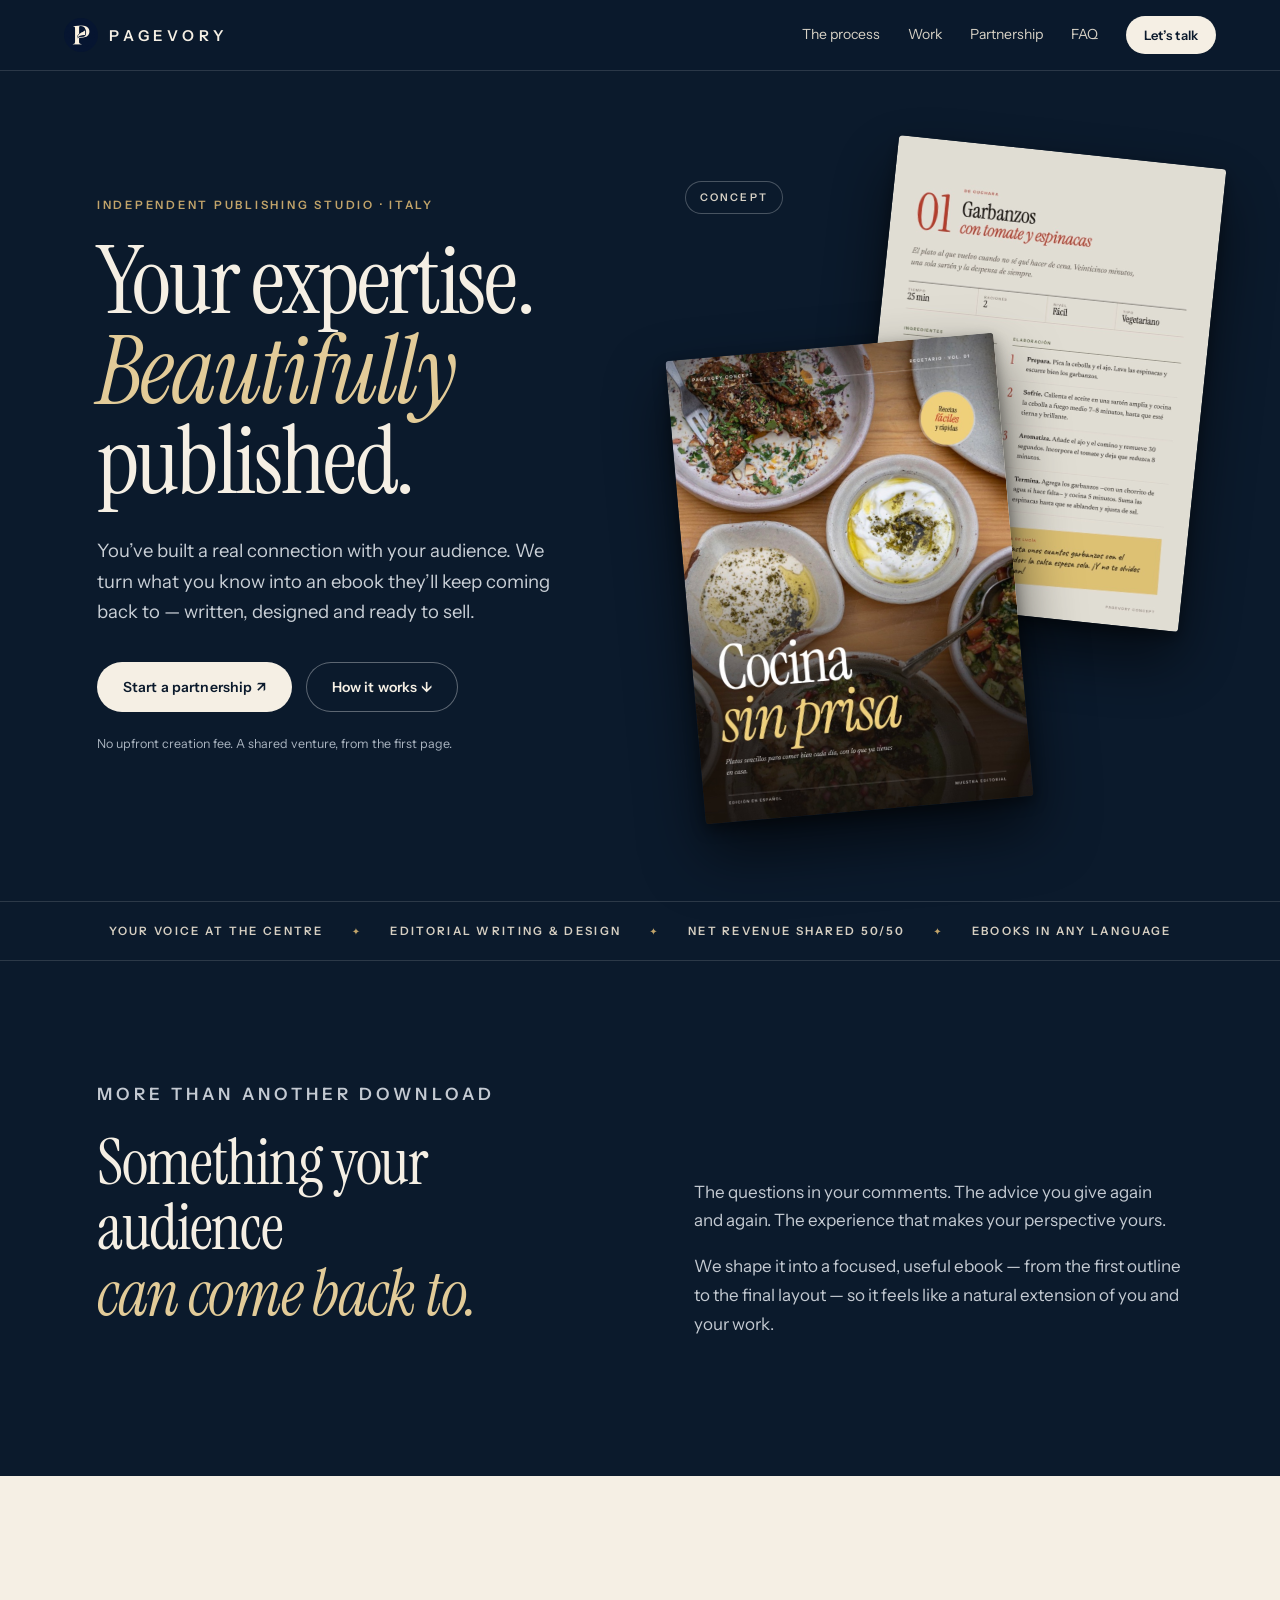
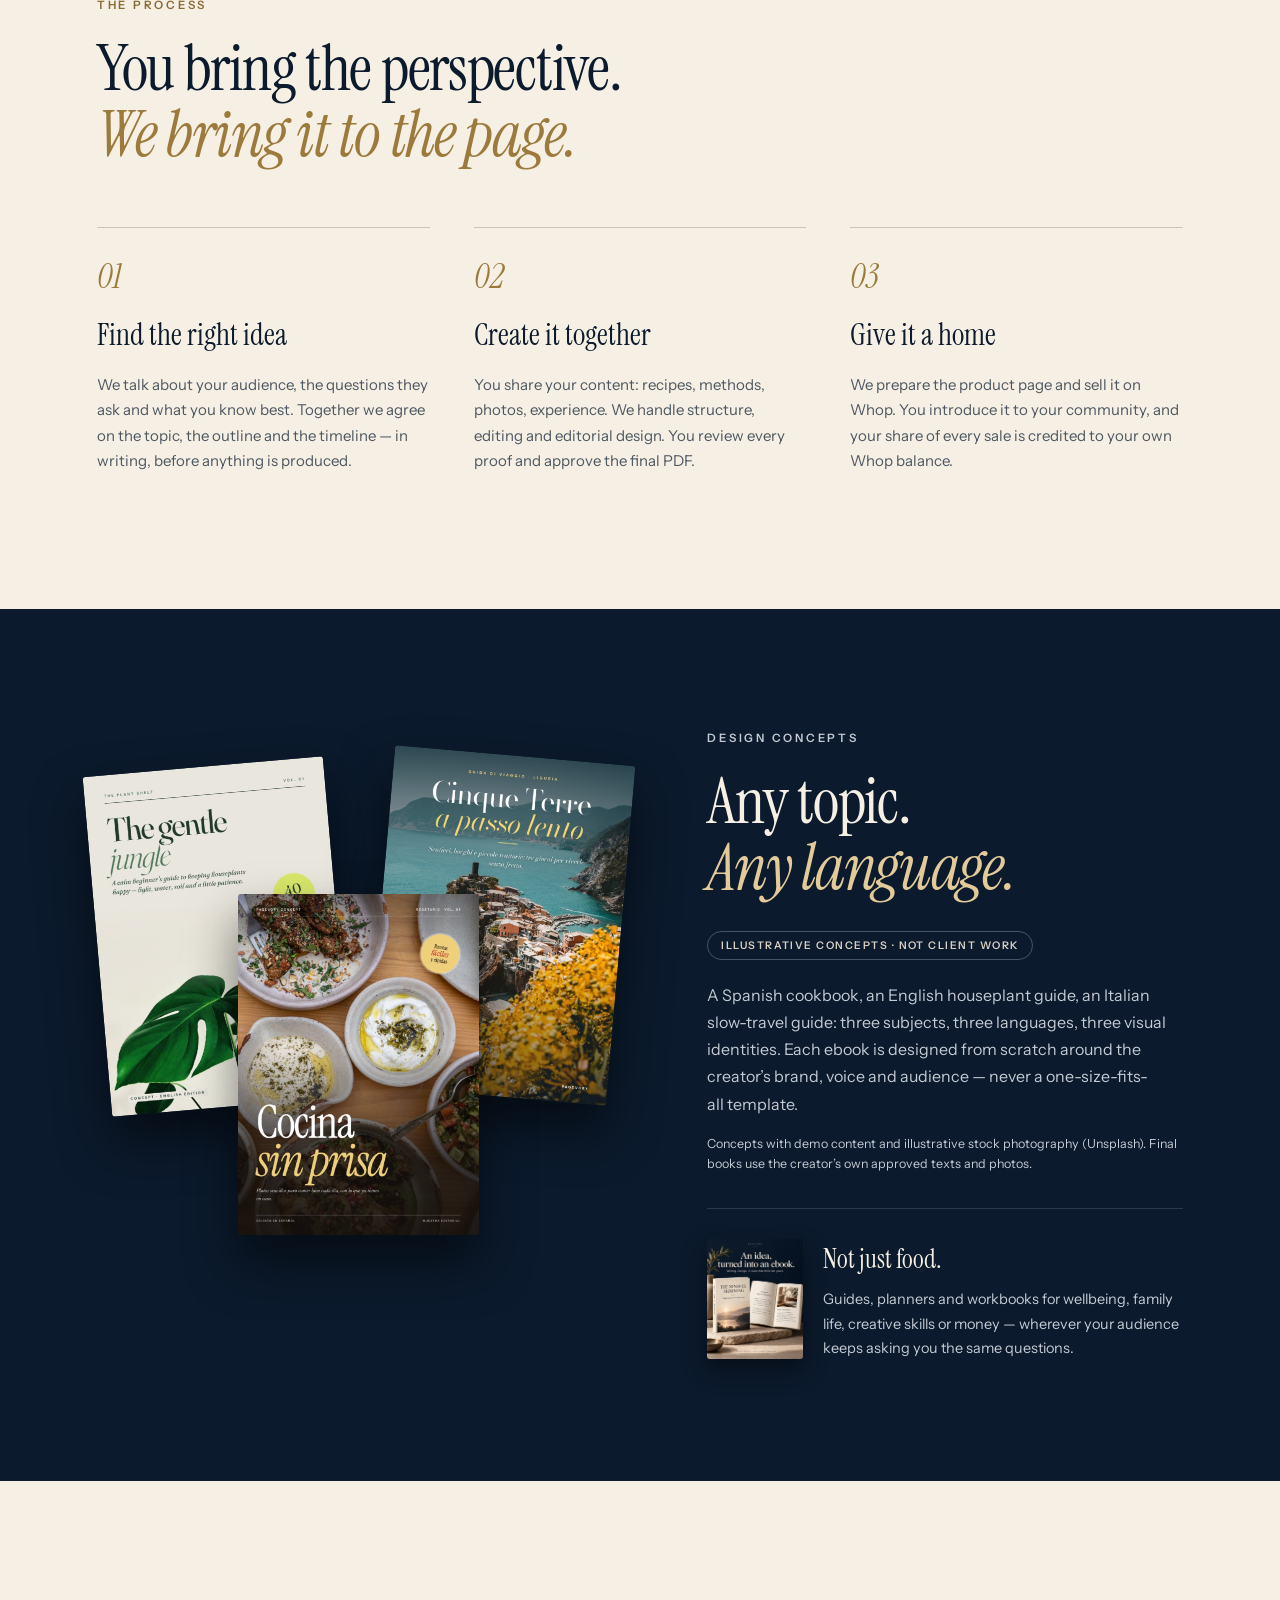
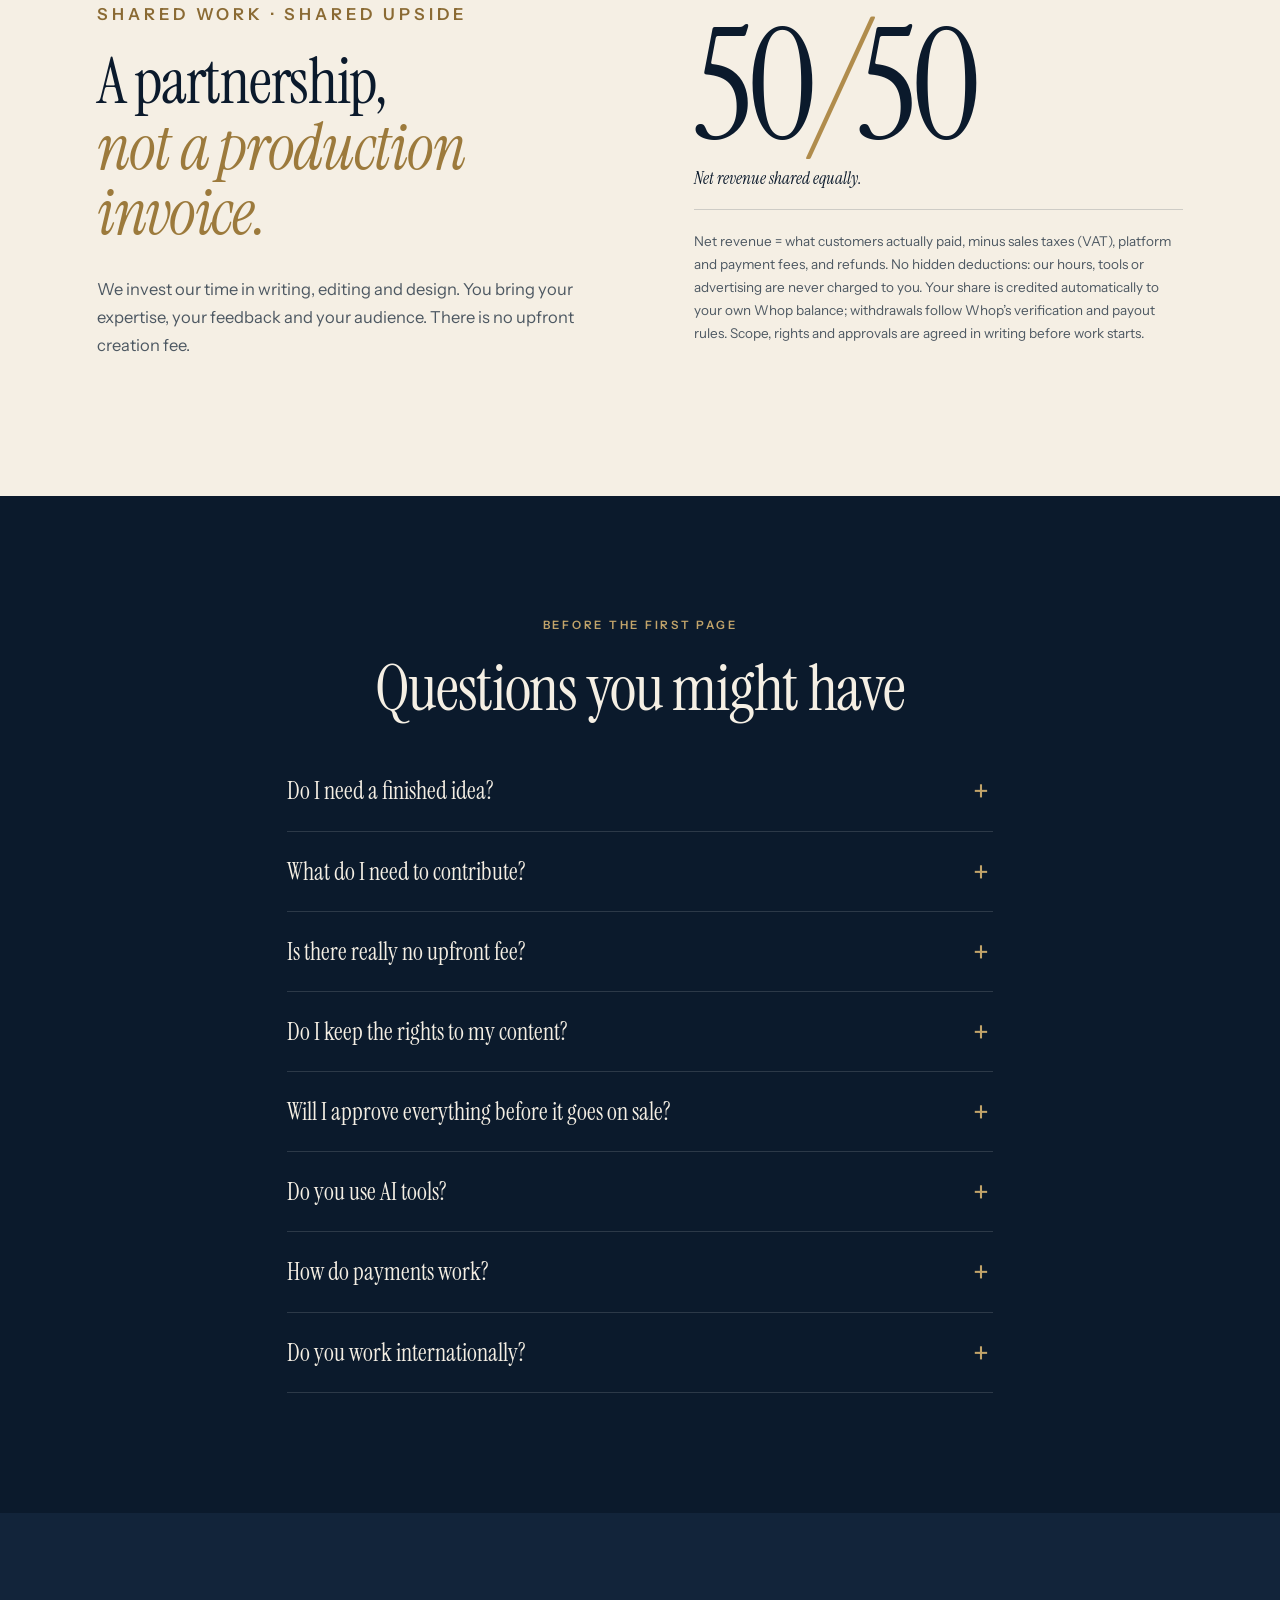
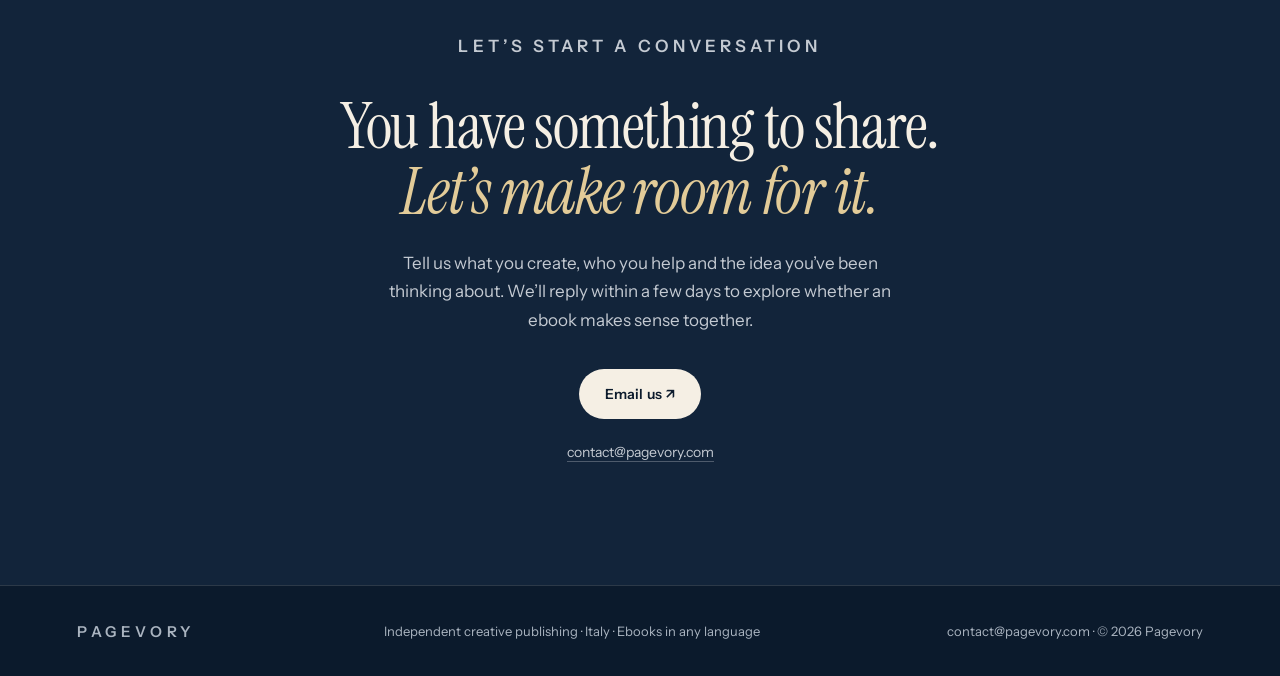
<file: docs/index.html>
<!doctype html>
<html lang="en">
<head>
<meta charset="utf-8">
<meta name="viewport" content="width=device-width, initial-scale=1">
<title>Pagevory — Ebooks created with creators, 50/50 revenue share</title>
<meta name="description" content="Pagevory is an independent publishing studio in Italy. We turn a creator’s expertise into a beautifully designed ebook — no upfront fee, net revenue shared 50/50.">
<link rel="canonical" href="https://pagevory.com/">
<meta name="theme-color" content="#0a182b">
<link rel="icon" type="image/png" href="assets/favicon.png">
<link rel="apple-touch-icon" href="assets/apple-touch-icon.png">
<meta property="og:type" content="website">
<meta property="og:site_name" content="Pagevory">
<meta property="og:title" content="Pagevory — Ebooks created with creators, 50/50 revenue share">
<meta property="og:description" content="Pagevory is an independent publishing studio in Italy. We turn a creator’s expertise into a beautifully designed ebook — no upfront fee, net revenue shared 50/50.">
<meta property="og:url" content="https://pagevory.com/">
<meta property="og:image" content="https://pagevory.com/assets/og.jpg">
<meta property="og:image:width" content="1200"><meta property="og:image:height" content="630">
<meta property="og:locale" content="en_GB">
<meta name="twitter:card" content="summary_large_image">
<link rel="preconnect" href="https://fonts.googleapis.com"><link rel="preconnect" href="https://fonts.gstatic.com" crossorigin>
<link rel="stylesheet" href="https://fonts.googleapis.com/css2?family=Instrument+Serif:ital@0;1&family=Instrument+Sans:wght@400;500;600&display=swap">
<style>:root{--ink:#0b1a2c;--ink2:#12243a;--paper:#f5efe4;--paper2:#ebe2d1;--gold:#c2a46a;--gold2:#e2cb98;--muted:#aab4c0;--line:#ffffff22;--serif:'Instrument Serif',Georgia,serif;--sans:'Instrument Sans',system-ui,-apple-system,sans-serif}
*{box-sizing:border-box}
html{scroll-behavior:smooth;scroll-padding-top:84px}
body{margin:0;background:var(--ink);color:var(--paper);font:400 16px/1.7 var(--sans);-webkit-font-smoothing:antialiased}
a{color:inherit;text-decoration:none}
img{max-width:100%;height:auto;display:block}
h1,h2,h3{font-family:var(--serif);font-weight:400;margin:0}
em{font-style:italic;color:var(--gold2)}
p{margin:0 0 1em;text-wrap:pretty}
.wrap{max-width:1240px;margin:0 auto;padding:0 6%}
.skip{position:absolute;left:-999px;top:8px;background:var(--paper);color:var(--ink);padding:8px 14px;z-index:99}.skip:focus{left:12px}
:focus-visible{outline:2px solid var(--gold);outline-offset:4px}

/* nav */
.nav{position:sticky;top:0;z-index:20;display:flex;align-items:center;justify-content:space-between;padding:16px 5%;background:#0b1a2cee;backdrop-filter:blur(14px);border-bottom:1px solid var(--line)}
.brand{display:flex;align-items:center;gap:11px;font:600 15px var(--sans);letter-spacing:.32em}
.brand img{width:34px;height:34px;border-radius:50%;object-fit:cover}
.links{display:flex;align-items:center;gap:28px;font-size:14px;color:#d8d2c6}
.links a:not(.btn):hover{color:var(--paper)}
.btn{display:inline-flex;align-items:center;gap:10px;background:var(--paper);color:var(--ink);padding:16px 26px;border-radius:999px;font:600 14px var(--sans);letter-spacing:.01em;transition:transform .2s,background .2s}
.btn:hover{transform:translateY(-2px);background:#fff}
.btn.sm{padding:11px 18px;font-size:13px}
.btn.ghost{background:transparent;color:var(--paper);box-shadow:inset 0 0 0 1px #ffffff55}.btn.ghost:hover{background:#ffffff12}

/* hero */
.hero{display:grid;grid-template-columns:1.05fr 1fr;gap:6%;align-items:center;min-height:calc(100vh - 70px);padding-top:60px;padding-bottom:70px}
.eyebrow{font:600 11.5px/1.6 var(--sans);letter-spacing:.24em;text-transform:uppercase;color:var(--gold);margin:0 0 22px}
.eyebrow.center,.center{text-align:center}
h1{font-size:clamp(58px,7.4vw,112px);line-height:.95;letter-spacing:-.025em;margin-bottom:30px}
.lead{font-size:18.5px;line-height:1.65;color:#c9cfd6;max-width:470px}
.actions{display:flex;flex-wrap:wrap;gap:14px;margin:34px 0 22px}
.fine{font-size:12.5px;line-height:1.6;color:var(--muted)}
.hero-art{position:relative;height:660px}
.pg{position:absolute;width:66%;border-radius:4px;box-shadow:0 30px 60px #0009,0 6px 14px #0006}
.pg.back{right:-4%;top:0;transform:rotate(6deg);opacity:.92}
.pg.front{left:0;bottom:0;transform:rotate(-5deg);transition:transform .6s}
.hero-art:hover .pg.front{transform:rotate(-2deg) translateY(-8px)}
.badge{position:absolute;left:0;top:30px;background:var(--ink);border:1px solid #ffffff40;color:#d8d2c6;font:600 10.5px var(--sans);letter-spacing:.2em;text-transform:uppercase;padding:9px 14px;border-radius:999px}

/* strip */
.strip{display:flex;justify-content:center;align-items:center;flex-wrap:wrap;gap:18px 28px;padding:22px 5%;border-top:1px solid var(--line);border-bottom:1px solid var(--line);font:600 11.5px var(--sans);letter-spacing:.2em;text-transform:uppercase;color:#d6cfc2}
.strip i{font-style:normal;color:var(--gold);font-size:10px}

/* sections */
.section{padding:120px 0}
.section.wrap{padding-left:6%;padding-right:6%}
h2{font-size:clamp(40px,5vw,70px);line-height:1.02;letter-spacing:-.02em;margin-bottom:30px}
.intro{display:grid;grid-template-columns:1fr 1fr;gap:10%;align-items:end}
.intro p{color:#c4cad2;font-size:17px}
.light{background:var(--paper);color:var(--ink)}
.light em{color:#9c7a3c}
.light .eyebrow{color:#8a6a33}
.steps{list-style:none;padding:0;margin:60px 0 0;display:grid;grid-template-columns:repeat(3,1fr);gap:44px}
.steps li{border-top:1px solid #0b1a2c33;padding-top:26px}
.num{font:italic 34px var(--serif);color:#9c7a3c}
.steps h3{font-size:30px;margin:10px 0 12px}
.steps p{color:#4d5862;font-size:15px}

/* work */
.work{display:grid;grid-template-columns:1.1fr 1fr;gap:8%;align-items:center}
.gallery{position:relative;height:580px}
.gallery figure{position:absolute;margin:0;width:46%;box-shadow:0 26px 50px #0008;border-radius:3px;overflow:hidden}
.g1{left:0;top:2%;transform:rotate(-5deg)}
.g2{left:27%;top:24%;z-index:2}
.g3{right:0;top:0;transform:rotate(5deg)}
.work-copy p{color:#c4cad2}
.tag{display:inline-block;border:1px solid #ffffff40;border-radius:999px;padding:7px 13px;font:600 10.5px var(--sans);letter-spacing:.14em;text-transform:uppercase;color:#d6cfc2;margin-bottom:22px}
.also{display:flex;gap:20px;align-items:center;margin-top:34px;padding-top:28px;border-top:1px solid var(--line)}
.also img{width:96px;height:auto;border-radius:3px;box-shadow:0 10px 24px #0007}
.also h3{font-size:26px;margin-bottom:6px}.also p{font-size:14.5px;margin:0}

/* partnership */
.partnership{display:grid;grid-template-columns:1fr 1fr;gap:10%;align-items:center}
.partnership p{color:#4d5862;font-size:16.5px}
.split{font:400 clamp(96px,12vw,170px)/.9 var(--serif);letter-spacing:-.04em;white-space:nowrap;color:var(--ink)}
.split span{color:#b08c4c;font-style:italic;padding:0 .04em}
.split-note{font:italic 26px var(--serif);color:var(--ink)!important;margin:12px 0 20px}
.terms{border-top:1px solid #0b1a2c2a;padding-top:20px;font-size:13.5px!important;line-height:1.7}

/* faq */
.faq{max-width:860px}
details{border-bottom:1px solid var(--line);padding:24px 0}
summary{cursor:pointer;list-style:none;font:400 24px/1.3 var(--serif);padding-right:40px;position:relative}
summary::-webkit-details-marker{display:none}
summary::after{content:'+';position:absolute;right:4px;top:-2px;color:var(--gold);font:300 30px var(--sans)}
details[open] summary::after{content:'−'}
details p{color:#c4cad2;margin:14px 0 0;font-size:15.5px}

/* contact */
.contact{text-align:center;background:var(--ink2);padding:120px 6%}
.contact h2{margin-bottom:24px}
.contact p{color:#c4cad2;max-width:540px;margin:0 auto 34px;font-size:17px}
.contact .mail{margin:22px auto 0;font-size:14px}.contact .mail a{border-bottom:1px solid #ffffff40}

/* footer */
.foot{display:flex;justify-content:space-between;align-items:center;flex-wrap:wrap;gap:16px;padding:34px 6%;font-size:13px;color:var(--muted);border-top:1px solid var(--line)}

/* reveal */
.reveal{opacity:0;transform:translateY(20px);transition:opacity .8s,transform .8s}
.reveal.in{opacity:1;transform:none}

@media (max-width:880px){
  .links a:not(.btn){display:none}
  .nav{padding:14px 5%}
  .wrap,.section.wrap{padding-left:24px;padding-right:24px}
  .hero,.intro,.work,.partnership{grid-template-columns:1fr}
  .section{padding:84px 0}
  h2{font-size:clamp(36px,10vw,48px)}
  /* centred mobile layout */
  .hero,.intro,.light .wrap,.work-copy,.partnership,.faq>.eyebrow,.faq>h2,.contact,.foot{text-align:center}
  .hero{min-height:0;padding-top:44px;padding-bottom:56px;gap:44px}
  h1{font-size:clamp(50px,14vw,68px);margin-bottom:22px}
  .lead,.intro p,.work-copy p,.partnership p{margin-left:auto;margin-right:auto;max-width:520px}
  .actions{flex-direction:column;align-items:center;gap:12px;margin:28px 0 18px}
  .actions .btn{width:100%;max-width:320px;justify-content:center}
  .hero-art{width:100%;max-width:340px;height:420px;margin:0 auto}
  .pg{width:64%}
  .pg.back{right:0;top:0}
  .pg.front{left:0;bottom:0}
  .badge{left:50%;top:auto;bottom:-14px;transform:translateX(-50%);z-index:3}
  .strip{flex-direction:column;gap:8px;font-size:10.5px;padding:20px 24px}
  .strip i{display:none}
  .intro{gap:10px}
  .steps{grid-template-columns:1fr;gap:34px;margin-top:40px}
  .steps li{padding-top:22px}
  .steps p{max-width:440px;margin:0 auto}
  .work{gap:28px}
  .gallery{width:100%;max-width:340px;height:330px;margin:0 auto}
  .tag{font-size:9.5px}
  .also{flex-direction:column;text-align:center;gap:14px}
  .also img{width:110px}
  .partnership{gap:36px}
  .split{font-size:clamp(84px,26vw,120px)}
  .terms{text-align:center}
  details{padding:20px 0}
  summary{font-size:21px}
  .contact{padding:90px 24px}
  .contact .btn{width:100%;max-width:320px;justify-content:center}
  .eyebrow{letter-spacing:.16em;font-size:11px;margin-bottom:16px}
  .foot{flex-direction:column;justify-content:center;gap:10px;padding:30px 24px}
}
@media (prefers-reduced-motion:reduce){html{scroll-behavior:auto}*{transition:none!important}.reveal{opacity:1;transform:none}}
</style>
<script type="application/ld+json">{"@context":"https://schema.org","@graph":[{"@type":"Organization","@id":"https://pagevory.com/#org","name":"Pagevory","url":"https://pagevory.com/","logo":"https://pagevory.com/assets/logo.png","email":"contact@pagevory.com","description":"Pagevory is an independent publishing studio in Italy. We turn a creator’s expertise into a beautifully designed ebook — no upfront fee, net revenue shared 50/50.","areaServed":"Worldwide","address":{"@type":"PostalAddress","addressCountry":"IT"}},{"@type":"WebSite","@id":"https://pagevory.com/#site","url":"https://pagevory.com/","name":"Pagevory","inLanguage":"en","publisher":{"@id":"https://pagevory.com/#org"}},{"@type":"FAQPage","inLanguage":"en","mainEntity":[{"@type":"Question","name":"Do I need a finished idea?","acceptedAnswer":{"@type":"Answer","text":"No. A topic you know well and a sense of what your audience needs are enough. We’ll work out together whether there is a useful ebook to create."}},{"@type":"Question","name":"What do I need to contribute?","acceptedAnswer":{"@type":"Answer","text":"Your expertise and content (for example recipes, methods or photos you own), feedback on the drafts and final approval. You also introduce the ebook to your audience, in whatever way suits you — there’s no minimum number of posts."}},{"@type":"Question","name":"Is there really no upfront fee?","acceptedAnswer":{"@type":"Answer","text":"Yes. Instead of charging for writing and design, we share the net revenue 50/50. No other costs can be added without your written agreement."}},{"@type":"Question","name":"Do I keep the rights to my content?","acceptedAnswer":{"@type":"Answer","text":"Yes. You keep ownership of your texts, photos, name and brand. You only grant a limited licence to use them in this ebook and its approved promotion."}},{"@type":"Question","name":"Will I approve everything before it goes on sale?","acceptedAnswer":{"@type":"Answer","text":"Always. Nothing is published, priced or changed without your written approval of the PDF, the price and the product page."}},{"@type":"Question","name":"Do you use AI tools?","acceptedAnswer":{"@type":"Answer","text":"We may use AI tools to support layout and editing, always with human review, and only with your written permission for any unpublished content. We never imitate your voice or image."}},{"@type":"Question","name":"How do payments work?","acceptedAnswer":{"@type":"Answer","text":"We sell through Whop and set up its revenue-share feature, so your share of each sale goes straight to your Whop balance. You also get a monthly summary of sales and deductions."}},{"@type":"Question","name":"Do you work internationally?","acceptedAnswer":{"@type":"Answer","text":"Yes. We are based in Italy and create ebooks in any language, with creators all over the world — as long as Whop supports payouts in your country."}}]}]}</script>
</head>
<body>
<a class="skip" href="#main">Skip to content</a>
<header class="nav">
  <a class="brand" href="/" aria-label="Pagevory"><img src="assets/logo.png" alt="" width="34" height="34">PAGEVORY</a>
  <nav class="links" aria-label="Main">
    <a href="#process">The process</a><a href="#work">Work</a><a href="#partnership">Partnership</a><a href="#faq">FAQ</a>
    <a class="btn sm" href="#contact">Let’s talk</a>
  </nav>
</header>
<main id="main">
  <section class="hero wrap">
    <div class="hero-copy">
      <p class="eyebrow">Independent publishing studio · Italy</p>
      <h1>Your expertise.<br><em>Beautifully</em><br>published.</h1>
      <p class="lead">You’ve built a real connection with your audience. We turn what you know into an ebook they’ll keep coming back to — written, designed and ready to sell.</p>
      <div class="actions"><a class="btn" href="#contact">Start a partnership ↗</a><a class="btn ghost" href="#process">How it works ↓</a></div>
      <p class="fine">No upfront creation fee. A shared venture, from the first page.</p>
    </div>
    <div class="hero-art" aria-hidden="true">
      <img class="pg back" src="assets/cookbook-recipe.jpg" alt="" width="550" height="778">
      <img class="pg front" src="assets/cookbook-cover.jpg" alt="" width="550" height="778">
      <span class="badge">Concept</span>
    </div>
  </section>
  <div class="strip"><span>Your voice at the centre</span><i>✦</i><span>Editorial writing & design</span><i>✦</i><span>Net revenue shared 50/50</span><i>✦</i><span>Ebooks in any language</span></div>

  <section class="section wrap intro reveal">
    <div><p class="eyebrow">More than another download</p><h2>Something your audience<br><em>can come back to.</em></h2></div>
    <div><p>The questions in your comments. The advice you give again and again. The experience that makes your perspective yours.</p><p>We shape it into a focused, useful ebook — from the first outline to the final layout — so it feels like a natural extension of you and your work.</p></div>
  </section>

  <section class="section light" id="process">
    <div class="wrap reveal">
      <p class="eyebrow">The process</p>
      <h2>You bring the perspective.<br><em>We bring it to the page.</em></h2>
      <ol class="steps"><li><span class="num">01</span><h3>Find the right idea</h3><p>We talk about your audience, the questions they ask and what you know best. Together we agree on the topic, the outline and the timeline — in writing, before anything is produced.</p></li><li><span class="num">02</span><h3>Create it together</h3><p>You share your content: recipes, methods, photos, experience. We handle structure, editing and editorial design. You review every proof and approve the final PDF.</p></li><li><span class="num">03</span><h3>Give it a home</h3><p>We prepare the product page and sell it on Whop. You introduce it to your community, and your share of every sale is credited to your own Whop balance.</p></li></ol>
    </div>
  </section>

  <section class="section" id="work">
    <div class="wrap work reveal">
      <div class="gallery">
        <figure class="g1"><img src="assets/cover-plants.jpg" alt="Concept cover in English: The Gentle Jungle, a beginner’s guide to houseplants" loading="lazy" width="550" height="778"></figure>
        <figure class="g2"><img src="assets/cookbook-cover.jpg" alt="Concept cover in Spanish: Cocina sin prisa, a quick and easy cookbook" loading="lazy" width="550" height="778"></figure>
        <figure class="g3"><img src="assets/cover-liguria.jpg" alt="Concept cover in Italian: Cinque Terre a passo lento, a slow-travel guide" loading="lazy" width="550" height="778"></figure>
      </div>
      <div class="work-copy">
        <p class="eyebrow">Design concepts</p>
        <h2>Any topic.<br><em>Any language.</em></h2>
        <span class="tag">Illustrative concepts · not client work</span>
        <p>A Spanish cookbook, an English houseplant guide, an Italian slow-travel guide: three subjects, three languages, three visual identities. Each ebook is designed from scratch around the creator’s brand, voice and audience — never a one-size-fits-all template.</p>
        <p class="fine">Concepts with demo content and illustrative stock photography (Unsplash). Final books use the creator’s own approved texts and photos.</p>
        <div class="also"><img src="assets/concept.jpg" alt="Concept: The Mindful Morning guide" loading="lazy" width="120" height="150"><div><h3>Not just food.</h3><p>Guides, planners and workbooks for wellbeing, family life, creative skills or money — wherever your audience keeps asking you the same questions.</p></div></div>
      </div>
    </div>
  </section>

  <section class="section light" id="partnership">
    <div class="wrap partnership reveal">
      <div><p class="eyebrow">Shared work · Shared upside</p><h2>A partnership,<br><em>not a production invoice.</em></h2><p>We invest our time in writing, editing and design. You bring your expertise, your feedback and your audience. There is no upfront creation fee.</p></div>
      <div><div class="split" aria-label="50/50">50<span>/</span>50</div><p class="split-note">Net revenue shared equally.</p><p class="terms">Net revenue = what customers actually paid, minus sales taxes (VAT), platform and payment fees, and refunds. No hidden deductions: our hours, tools or advertising are never charged to you. Your share is credited automatically to your own Whop balance; withdrawals follow Whop’s verification and payout rules. Scope, rights and approvals are agreed in writing before work starts.</p></div>
    </div>
  </section>

  <section class="section wrap faq reveal" id="faq">
    <p class="eyebrow center">Before the first page</p>
    <h2 class="center">Questions you might have</h2>
    <details><summary>Do I need a finished idea?</summary><p>No. A topic you know well and a sense of what your audience needs are enough. We’ll work out together whether there is a useful ebook to create.</p></details>
    <details><summary>What do I need to contribute?</summary><p>Your expertise and content (for example recipes, methods or photos you own), feedback on the drafts and final approval. You also introduce the ebook to your audience, in whatever way suits you — there’s no minimum number of posts.</p></details>
    <details><summary>Is there really no upfront fee?</summary><p>Yes. Instead of charging for writing and design, we share the net revenue 50/50. No other costs can be added without your written agreement.</p></details>
    <details><summary>Do I keep the rights to my content?</summary><p>Yes. You keep ownership of your texts, photos, name and brand. You only grant a limited licence to use them in this ebook and its approved promotion.</p></details>
    <details><summary>Will I approve everything before it goes on sale?</summary><p>Always. Nothing is published, priced or changed without your written approval of the PDF, the price and the product page.</p></details>
    <details><summary>Do you use AI tools?</summary><p>We may use AI tools to support layout and editing, always with human review, and only with your written permission for any unpublished content. We never imitate your voice or image.</p></details>
    <details><summary>How do payments work?</summary><p>We sell through Whop and set up its revenue-share feature, so your share of each sale goes straight to your Whop balance. You also get a monthly summary of sales and deductions.</p></details>
    <details><summary>Do you work internationally?</summary><p>Yes. We are based in Italy and create ebooks in any language, with creators all over the world — as long as Whop supports payouts in your country.</p></details>
  </section>

  <section class="contact" id="contact">
    <p class="eyebrow">Let’s start a conversation</p>
    <h2>You have something to share.<br><em>Let’s make room for it.</em></h2>
    <p>Tell us what you create, who you help and the idea you’ve been thinking about. We’ll reply within a few days to explore whether an ebook makes sense together.</p>
    <a class="btn" href="mailto:contact@pagevory.com?subject=Partnership%20%E2%80%94%20ebook%20idea&amp;body=Hi%20Pagevory%2C%0A%0AMy%20name%20is%20%E2%80%A6%20and%20I%20create%20content%20about%20%E2%80%A6%0AMy%20audience%3A%20%E2%80%A6%0AThe%20ebook%20idea%20I%20have%20in%20mind%3A%20%E2%80%A6%0A%0AThanks!">Email us ↗</a>
    <p class="mail"><a href="mailto:contact@pagevory.com">contact@pagevory.com</a></p>
  </section>
</main>
<footer class="foot">
  <a class="brand" href="/">PAGEVORY</a>
  <span>Independent creative publishing · Italy · Ebooks in any language</span>
  <span><a href="mailto:contact@pagevory.com">contact@pagevory.com</a> · © <span id="y">2026</span> Pagevory</span>
</footer>
<script>
document.getElementById('y').textContent=new Date().getFullYear();
if('IntersectionObserver' in window){const io=new IntersectionObserver(es=>es.forEach(e=>{if(e.isIntersecting){e.target.classList.add('in');io.unobserve(e.target)}}),{threshold:.08});document.querySelectorAll('.reveal').forEach(el=>io.observe(el))}else document.querySelectorAll('.reveal').forEach(el=>el.classList.add('in'));
</script>
</body>
</html>
</file>
